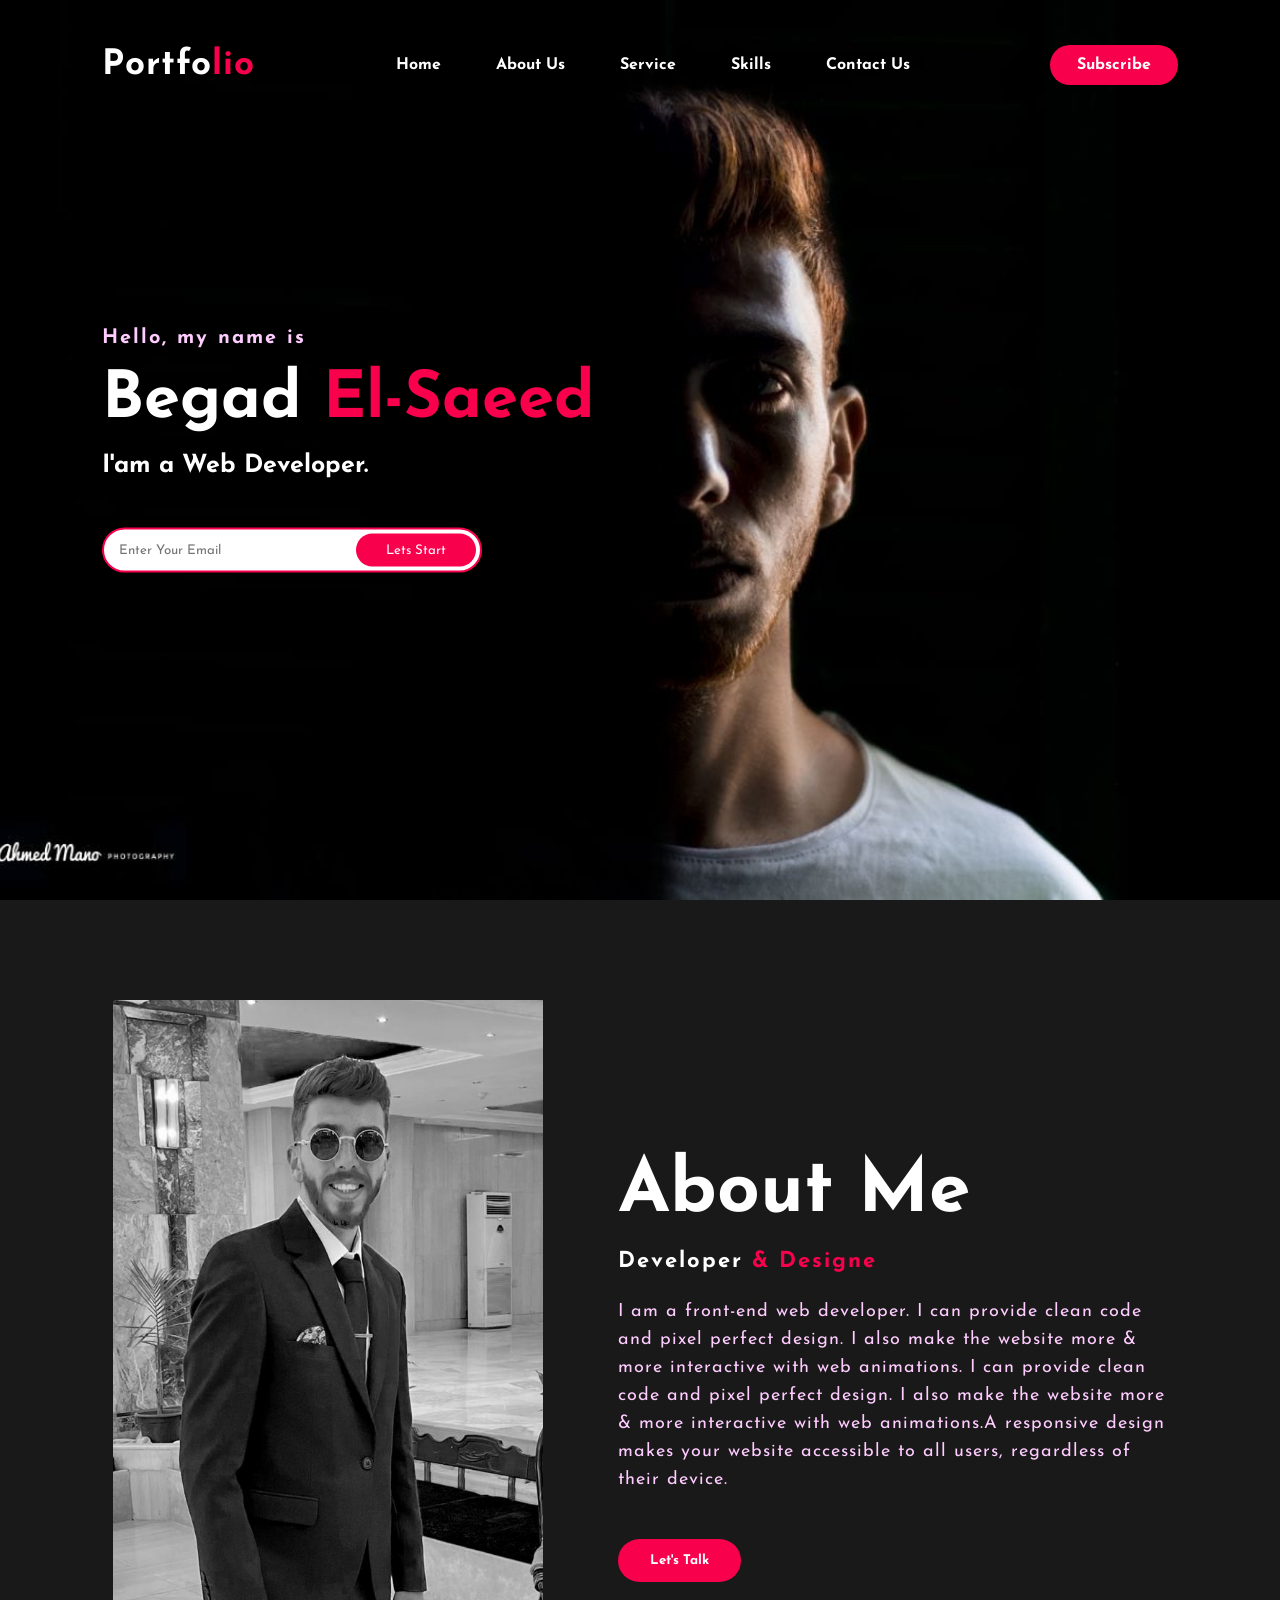
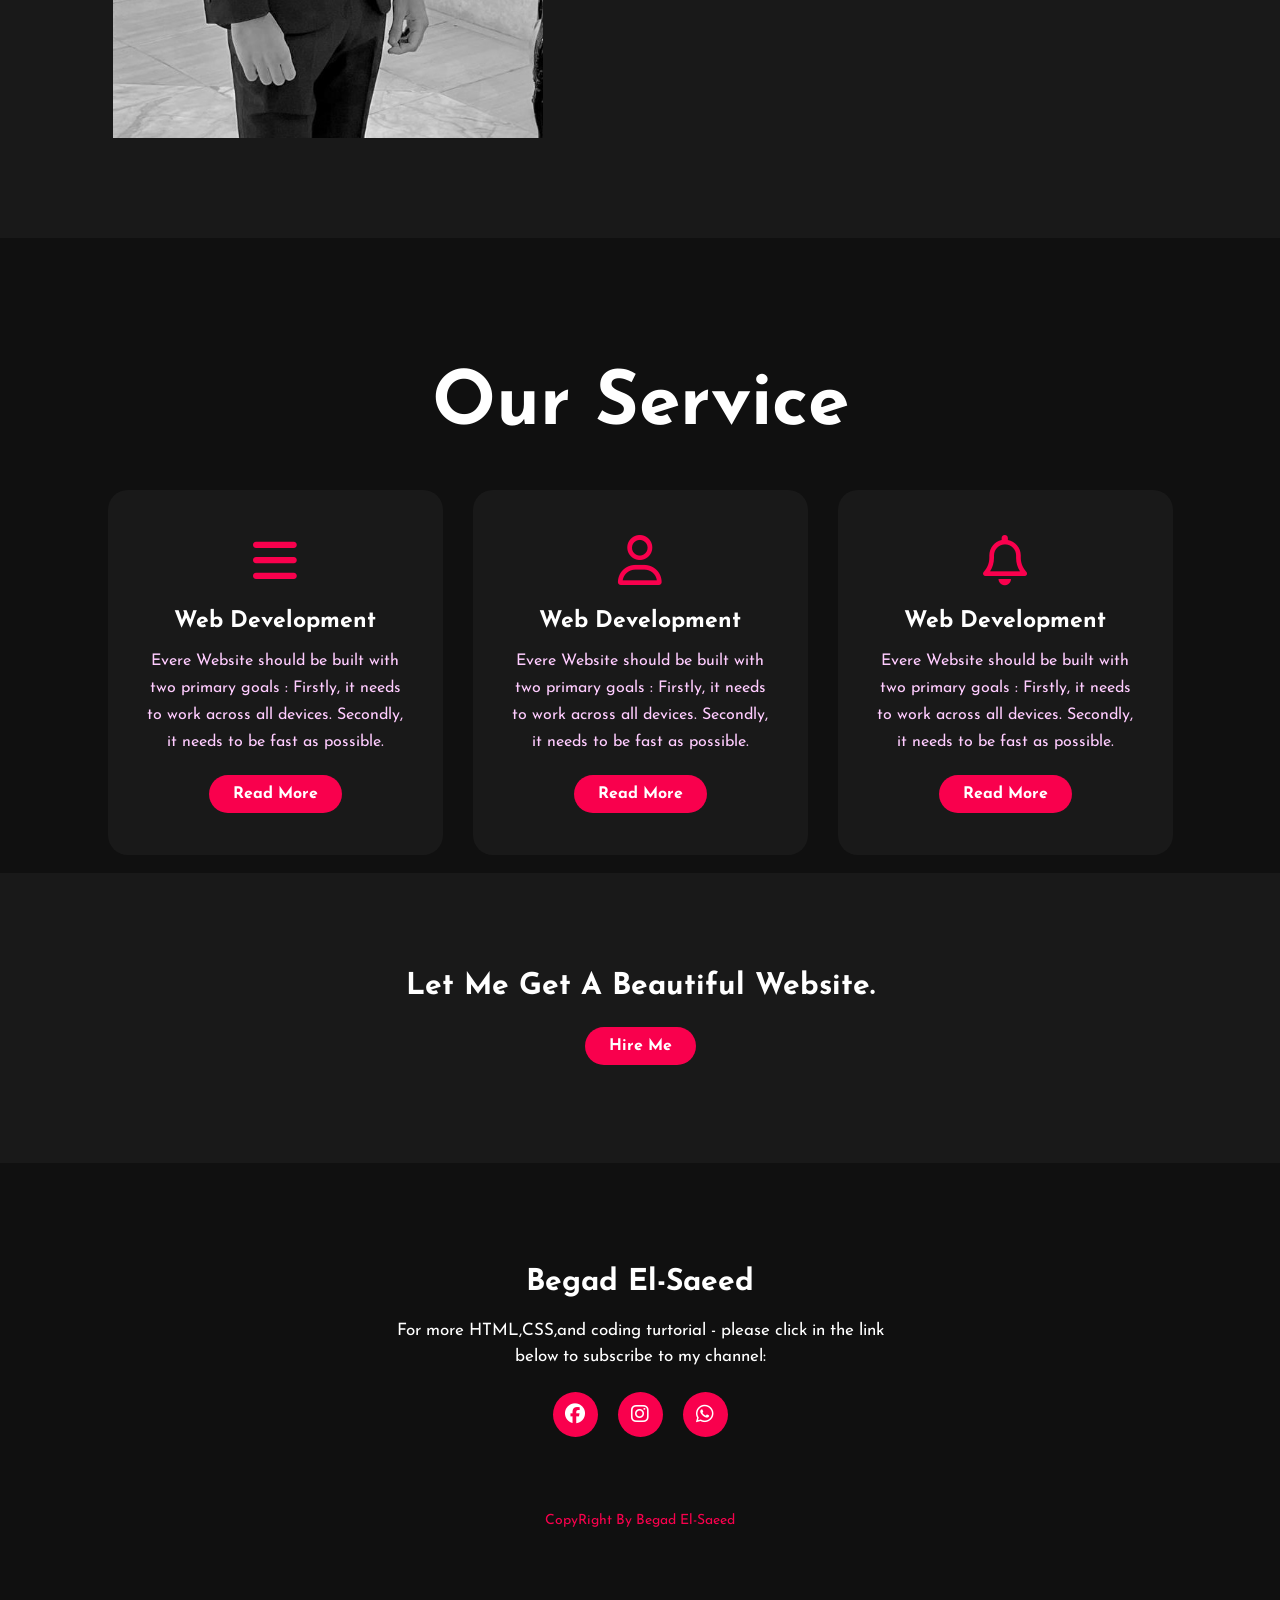
<file: index.html>
<!DOCTYPE html>
<html lang="en">

<head>
    <meta charset="UTF-8">
    <title>Portfolio website</title>
    <link rel="stylesheet" href="css/master.css">

    <link rel="preconnect" href="https://fonts.googleapis.com">
    <link rel="preconnect" href="https://fonts.gstatic.com" crossorigin>
    <link href="https://fonts.googleapis.com/css2?family=Josefin+Sans:ital,wght@0,100;1,400;1,700&display=swap"
        rel="stylesheet">
    <link rel="stylesheet" href="https://cdnjs.cloudflare.com/ajax/libs/font-awesome/6.4.0/css/all.min.css"
        integrity="sha512-iecdLmaskl7CVkqkXNQ/ZH/XLlvWZOJyj7Yy7tcenmpD1ypASozpmT/E0iPtmFIB46ZmdtAc9eNBvH0H/ZpiBw=="
        crossorigin="anonymous" referrerpolicy="no-referrer" />

</head>

<body>
    <div class="hero">
        <nav>
            <h2 class="logo">Portfo<span>lio</span></h2>
            <ul>
                <li><a href="#">Home</a></li>
                <li><a href="#">About Us</a></li>
                <li><a href="#">Service</a></li>
                <li><a href="#">Skills</a></li>
                <li><a href="#">Contact Us</a></li>
            </ul>
            <a href="#" class="btn">Subscribe</a>
        </nav>
        <div class="content">
            <h4>Hello, my name is</h4>
            <h1>Begad <span>El-Saeed</span></h1>
            <h3>I'am a Web Developer.</h3>
            <div class="newslatter">
                <form>
                    <input type="email" name="email" id="mail" placeholder="Enter Your Email">
                    <input class="submit" type="submit" name="submit" value="Lets Start">
                </form>
            </div>
        </div>
    </div>
    <section class="about">
        <div class="main">
            <img src="imgs/2.jpg">
            <div class="about-text">
                <h2>About Me</h2>
                <h5>Developer <span>& Designe</span></h5>
                <p>I am a front-end web developer. I can provide clean code and pixel perfect design. I also make the
                    website more & more interactive with web animations. I can provide clean code and pixel perfect
                    design. I also make the website more & more interactive with web animations.A responsive design
                    makes your website accessible to all users, regardless of their device.</p>
                <button type="button">Let's Talk</button>
            </div>
        </div>
    </section>
    <div class="service">
        <div class="title">
            <h2>Our Service</h2>
        </div>
        <div class="box">
            <div class="card">
                <i class="fa-solid fa-bars"></i>
                <h5>Web Development</h5>
                <div class="pra">
                    <p>Evere Website should be built with two primary goals : Firstly, it needs to work across all
                        devices. Secondly, it needs to be fast as possible.</p>

                    <p style="text-align: center;">
                        <a class="button" href="#"> Read More</a>
                    </p>

                </div>
            </div>
            <div class="box">
                <div class="card">
                    <i class="fa-regular fa-user"></i>
                    <h5>Web Development</h5>
                    <div class="pra">
                        <p>Evere Website should be built with two primary goals : Firstly, it needs to work across
                            all
                            devices. Secondly, it needs to be fast as possible.</p>

                        <p style="text-align: center;">
                            <a class="button" href="#"> Read More</a>
                        </p>
                    </div>
                </div>
                <div class="box">
                    <div class="card">
                        <i class="fa-regular fa-bell"></i>
                        <h5>Web Development</h5>
                        <div class="pra">
                            <p>Evere Website should be built with two primary goals : Firstly, it needs to work
                                across
                                all
                                devices. Secondly, it needs to be fast as possible.</p>

                            <p style="text-align: center;">
                                <a class="button" href="#"> Read More</a>
                            </p>
                        </div>
                    </div>
                </div>
            </div>
        </div>
        <div class="contact-me">
            <p>Let Me Get A Beautiful Website.</p>
            <a class="button-two" href="#"> Hire Me</a>
        </div>

        <footer>
            <p>Begad El-Saeed</p>
            <p>For more HTML,CSS,and coding turtorial - please click in the link below to subscribe to my channel: </p>
            <div class="social">
                <a href="#"><i class="fa-brands fa-facebook"></i></a>
                <a href="#"><i class="fa-brands fa-instagram"></i></a>
                <a href="#"><i class="fa-brands fa-whatsapp"></i></a>
            </div>
            <p class="end">CopyRight By Begad El-Saeed</p>
        </footer>
</body>

</html>
</file>
<file: css/master.css>
* {
    padding: 0;
    margin: 0;
    font-family: 'josefin sans', sans-serif;
    box-sizing: border-box;
}

.hero {
    height: 100vh;
    width: 100%;
    background-image: url(../imgs/1.jpg);
    background-size: cover;
    background-position: center;
}

nav {
    display: flex;
    align-items: center;
    justify-content: space-between;
    padding-top: 45px;
    padding-left: 8%;
    padding-right: 8%;
}

.logo {
    color: white;
    font-size: 35px;
    letter-spacing: 1px;
    cursor: pointer;
}

span {
    color: #f9004d;
}

nav ul li {
    list-style: none;
    display: inline-block;
    padding: 10px 25px;
}

nav ul li a {
    color: white;
    text-decoration: none;
    font-weight: bold;
    text-transform: capitalize;
}

nav ul li a:hover {
    color: #f9004d;
    transition: .4s;

}

.btn {
    background-color: #f9004d;
    color: white;
    text-decoration: none;
    border: 2px solid transparent;
    font-weight: bold;
    padding: 10px 25px;
    border-radius: 30px;
    transition: transform .4s;
}

.btn:hover {
    transform: scale(1.2);
}

.content {
    position: absolute;
    top: 50%;
    left: 8%;
    transform: translateY(-50%);
}

h1 {
    color: white;
    margin: 20px 0px 20px;
    font-size: 65px;
}

h3 {
    color: white;
    font-size: 25px;
    margin-bottom: 50px;
}

h4 {
    color: #fcf;
    letter-spacing: 2px;
    font-size: 20px
}

.newslatter form {
    width: 380px;
    max-width: 100%;
    position: relative;

}

.newslatter form input:first-child {
    display: inline-block;
    width: 100%;
    padding: 14px 130px 14px 15px;
    border: 2px solid #f9004d;
    outline: none;
    border-radius: 30px;
}

.newslatter form input:last-child {
    position: absolute;
    display: inline-block;
    outline: none;
    border: none;
    padding: 10px 30px;
    border-radius: 30px;
    background-color: #f9004d;
    color: white;
    box-sizing: 0px 0px 5px #000, 0px 0px 15px #858585;
    top: 6px;
    right: 6px;
}

.about {
    width: 100%;
    padding: 100px 0px;
    background-color: #191919;
}

.about img {
    height: auto;
    width: 430px;
}

.about-text {
    width: 550px;
}

.main {
    width: 1130px;
    max-width: 95%;
    margin: 0 auto;
    display: flex;
    align-items: center;
    justify-content: space-around;
}

.about-text h2 {
    color: white;
    font-size: 75px;
    text-transform: capitalize;
    margin-bottom: 20px
}

.about-text h5 {
    color: white;
    letter-spacing: 2px;
    font-size: 22px;
    margin-bottom: 25px;
    text-transform: capitalize;
}

.about-text p {
    color: #fcf;
    letter-spacing: 1px;
    line-height: 28px;
    font-size: 18px;
    margin-bottom: 45px;
}

button {
    background-color: #f9004d;
    color: white;
    text-decoration: none;
    border: 2px solid transparent;
    font-weight: bold;
    padding: 13px 30px;
    border-radius: 30px;
    transition: .4s;
}

button:hover {
    background-color: transparent;
    border: 2px solid #f9004d;
    cursor: pointer;
}

.service {
    background: #101010;
    width: 100%;
    padding: 100px 0px;
}

.title h2 {
    color: white;
    font-size: 75px;
    width: 1130px;
    margin: 30px auto;
    text-align: center;
}

.box {
    display: flex;
    justify-content: center;
    align-items: center;
    min-height: 400px;
}

.card {
    height: 365px;
    width: 335px;
    padding: 20px 35px;
    background: #191919;
    border-radius: 20px;
    margin: 15px;
    position: relative;
    overflow: hidden;
    text-align: center;
}

.card i {
    font-size: 50px;
    display: block;
    text-align: center;
    margin: 25px 0px;
    color: #f9004d;
}

h5 {
    color: white;
    font-size: 23px;
    margin-bottom: 15px;
}

.pra p {
    color: #fcf;
    font-size: 16px;
    line-height: 27px;
    margin-bottom: 25px;
}

.card .button {
    background-color: #f9004d;
    color: white;
    text-decoration: none;
    border: 2px solid transparent;
    font-weight: bold;
    padding: 9px 22px;
    border-radius: 30px;
    transition: .4s;
}

.card .button:hover {
    background-color: transparent;
    border: 2px solid #f9004d;
    cursor: pointer;
}

.contact-me {
    width: 100%;
    height: 290px;
    background: #191919;
    display: flex;
    align-items: center;
    flex-direction: column;
    justify-content: center;
}

.contact-me p {
    color: white;
    font-size: 30px;
    font-weight: bold;
    margin-bottom: 25px;

}

.contact-me .button-two {
    background-color: #f9004d;
    color: white;
    text-decoration: none;
    border: 2px solid transparent;
    font-weight: bold;
    padding: 9px 22px;
    border-radius: 30px;
    transition: .4s;
}

.contact-me .button-two:hover {
    background-color: transparent;
    border: 2px solid #f9004d;
    cursor: pointer;
}

footer {
    position: relative;
    width: 100%;
    height: 400PX;
    background: #101010;
    display: flex;
    flex-direction: column;
    align-items: center;
    justify-content: center;
}

footer p:nth-child(1) {
    font-size: 30px;
    color: white;
    margin-bottom: 20px;
    font-weight: bold;
}

footer p:nth-child(2) {
    color: white;
    font-size: 17px;
    width: 500px;
    text-align: center;
    line-height: 26px;
}

.social {
    display: flex;
}

.social a {
    width: 45px;
    height: 45px;
    display: flex;
    align-items: center;
    justify-content: center;
    background: #f9004d;
    border-radius: 50%;
    margin: 22px 10px;
    color: white;
    text-decoration: none;
    font-size: 20px;
}

.social a:hover {
    transform: scale(1.3);
    transition: .3s;
}


.end {
    position: absolute;
    color: #f9004d;
    bottom: 35px;
    font-size: 14px;
}
</file>
